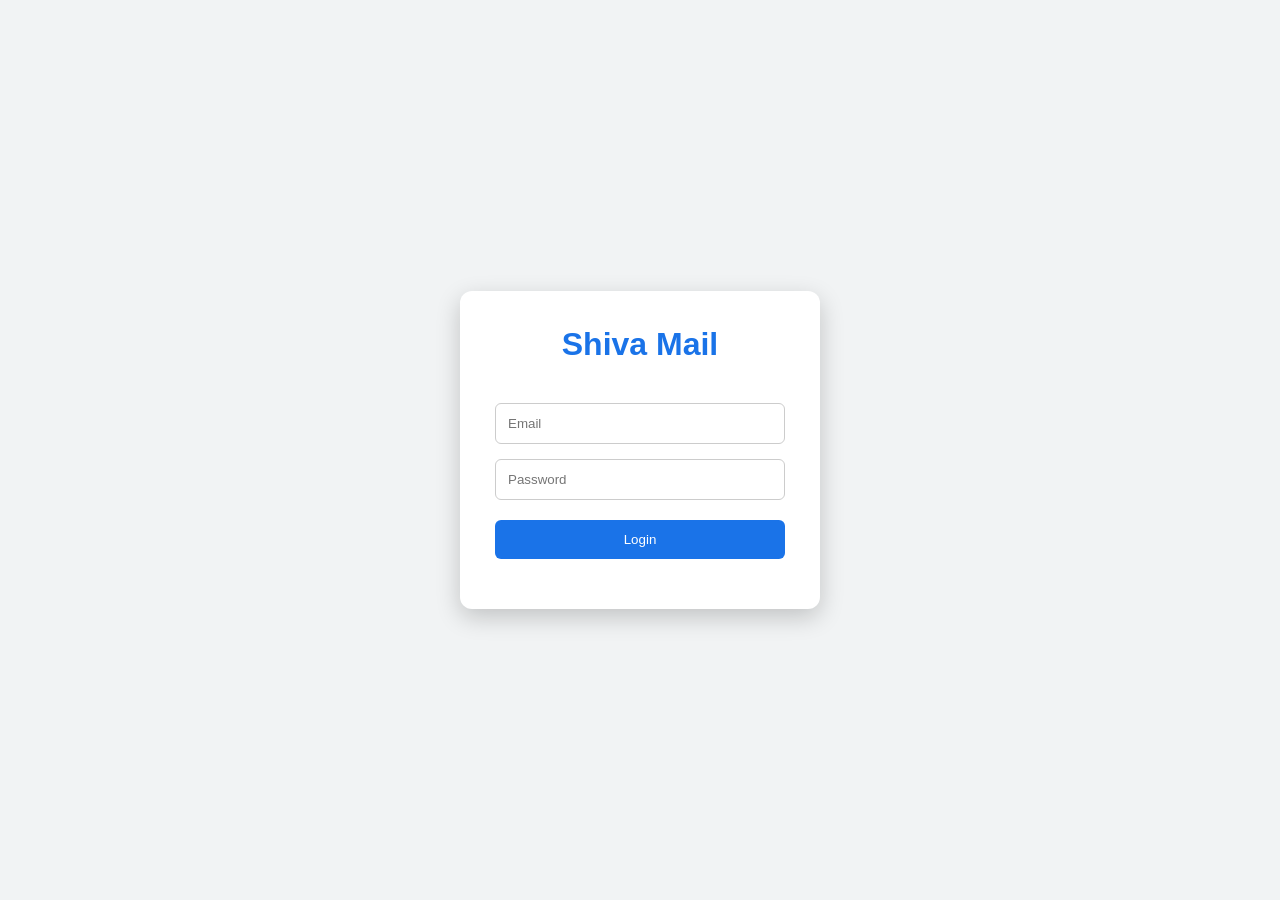
<file: index.html>
<!DOCTYPE html>
<html lang="en">
<head>
<meta charset="UTF-8">
<meta name="viewport" content="width=device-width, initial-scale=1.0">
<title>Shiva Mail</title>
<link rel="stylesheet" href="style.css">
</head>
<body>

<div class="login-box">
<h1>Shiva Mail</h1>

<input type="email" id="email" placeholder="Email">

<input type="password" id="password" placeholder="Password">

<button onclick="login()">Login</button>

<p id="msg"></p>

</div>

<script src="script.js"></script>

</body>
</html>
</file>
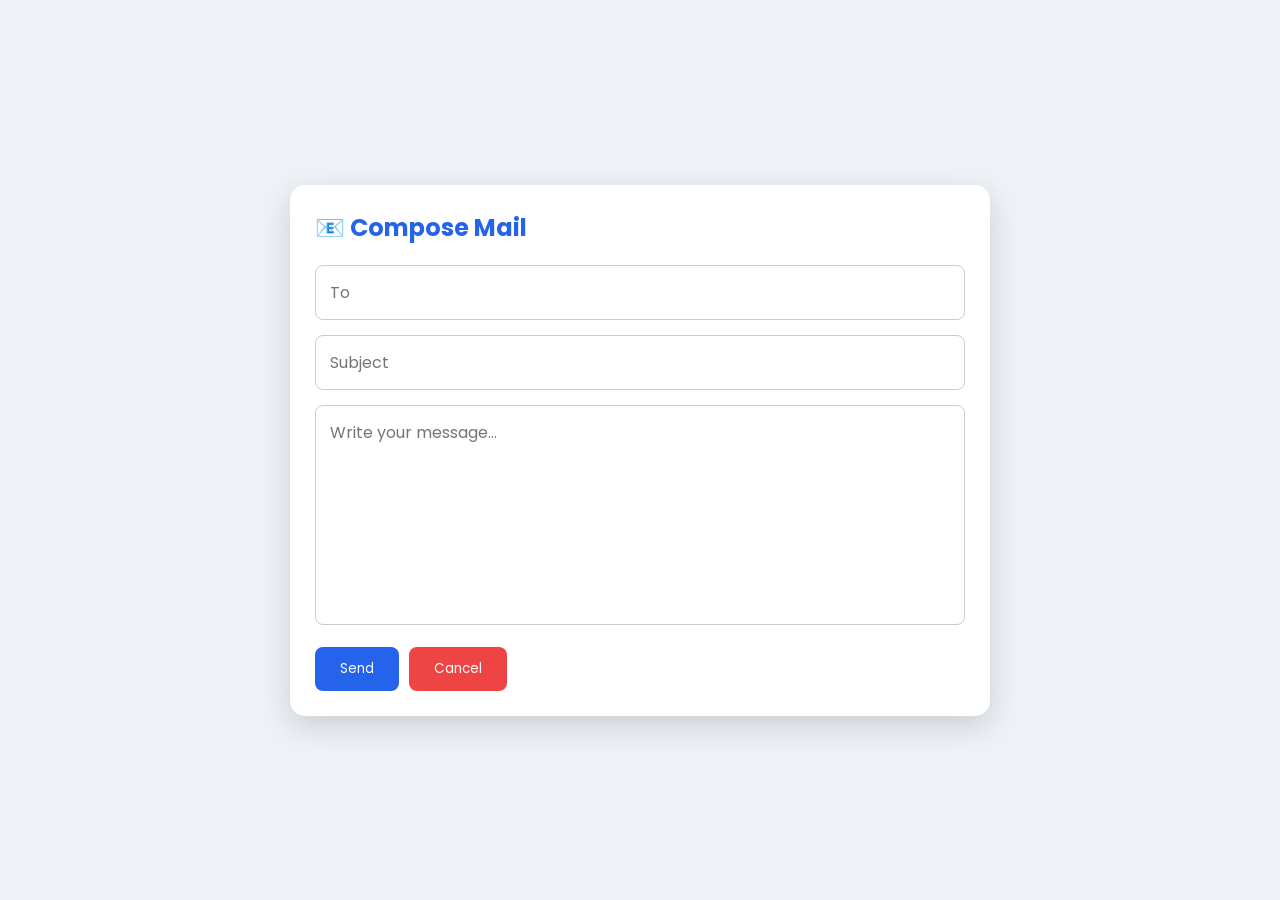
<file: compose.html>
<!DOCTYPE html>
<html lang="en">
<head>
<meta charset="UTF-8">
<meta name="viewport" content="width=device-width, initial-scale=1.0">
<title>Compose Mail</title>

<link rel="stylesheet" href="compose.css">

<link href="https://fonts.googleapis.com/css2?family=Poppins:wght@300;400;500;600&display=swap" rel="stylesheet">

</head>

<body>

<div class="compose-box">

<h2>📧 Compose Mail</h2>

<input type="email" placeholder="To">

<input type="text" placeholder="Subject">

<textarea placeholder="Write your message..."></textarea>

<div class="buttons">
<button class="send">Send</button>
<button class="cancel" onclick="history.back()">Cancel</button>
</div>

</div>

<script src="compose.js"></script>

</body>
</html>
</file>
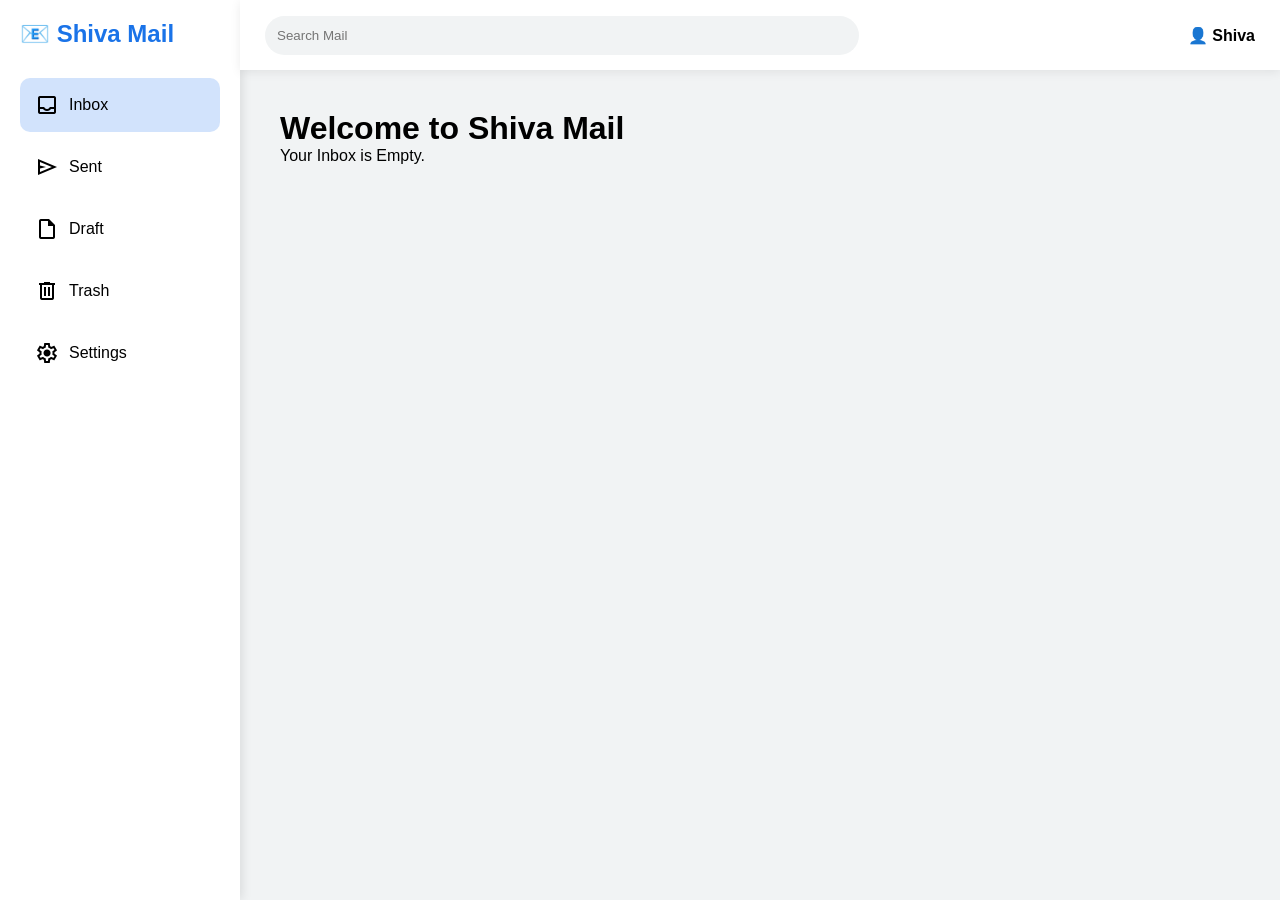
<file: dashboard.html>
<!DOCTYPE html>
<html lang="en">
<head>

<meta charset="UTF-8">
<meta name="viewport" content="width=device-width, initial-scale=1.0">

<title>Shiva Mail Dashboard</title>

<link rel="stylesheet" href="dashboard.css">

<link href="https://fonts.googleapis.com/css2?family=Material+Symbols+Outlined" rel="stylesheet">

</head>

<body>

<div class="sidebar">

<h2>📧 Shiva Mail</h2>

<ul>

<li class="active">
<span class="material-symbols-outlined">inbox</span>
Inbox
</li>

<li>
<span class="material-symbols-outlined">send</span>
Sent
</li>

<li>
<span class="material-symbols-outlined">draft</span>
Draft
</li>

<li>
<span class="material-symbols-outlined">delete</span>
Trash
</li>

<li>
<span class="material-symbols-outlined">settings</span>
Settings
</li>

</ul>

</div>

<div class="main">

<div class="topbar">

<input type="text" placeholder="Search Mail">

<div class="profile">
👤 Shiva
</div>

</div>

<div class="content">

<h1>Welcome to Shiva Mail</h1>

<p>Your Inbox is Empty.</p>

</div>

</div>

<script src="dashboard.js"></script>

</body>
</html>
</file>
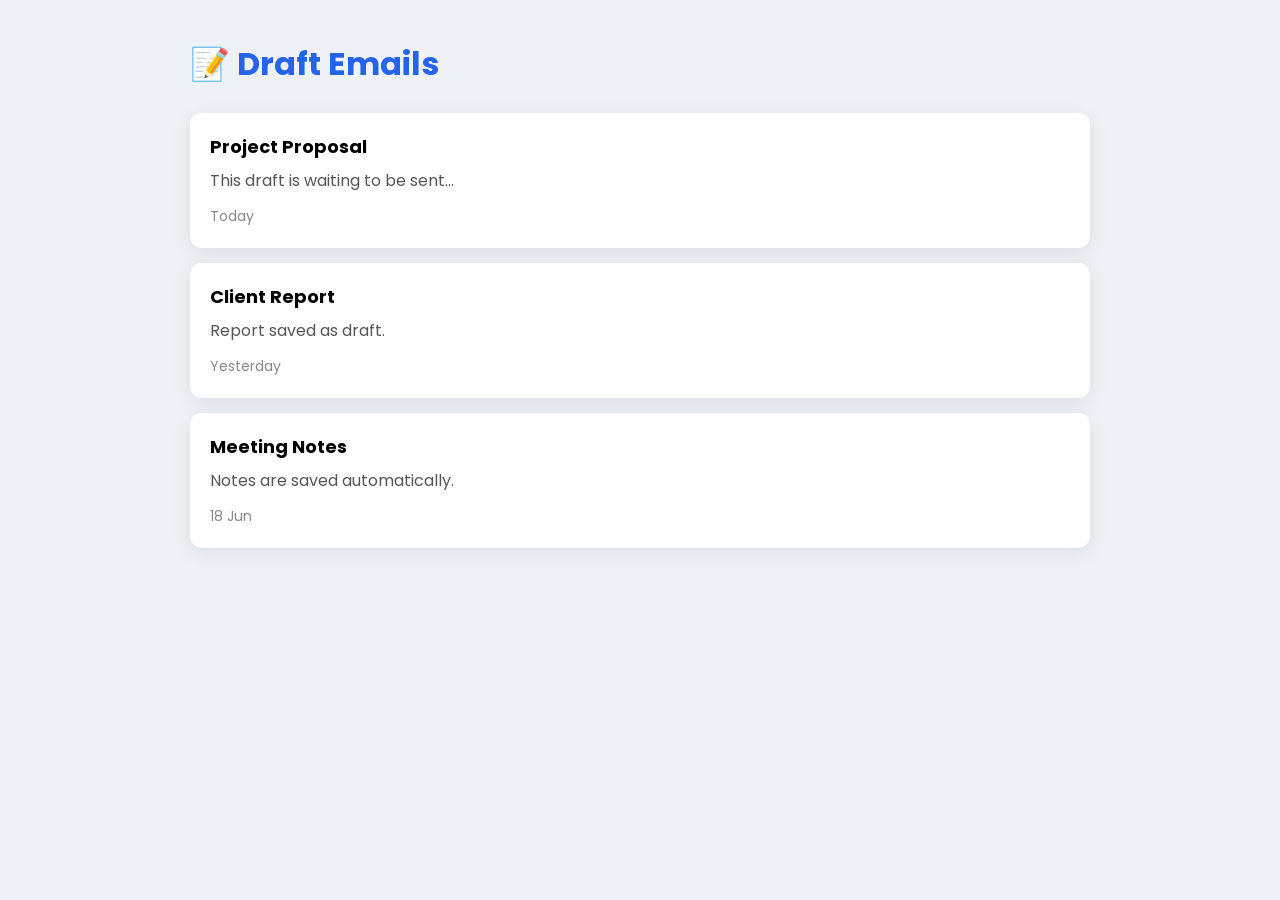
<file: drafts.html>
<!DOCTYPE html>
<html lang="en">
<head>
<meta charset="UTF-8">
<meta name="viewport" content="width=device-width, initial-scale=1.0">
<title>Drafts - Shiva Mail</title>

<link rel="stylesheet" href="drafts.css">

<link href="https://fonts.googleapis.com/css2?family=Poppins:wght@300;400;500;600&display=swap" rel="stylesheet">

</head>

<body>

<div class="container">

<h1>📝 Draft Emails</h1>

<div class="mail">

<strong>Project Proposal</strong>

<p>This draft is waiting to be sent...</p>

<span>Today</span>

</div>

<div class="mail">

<strong>Client Report</strong>

<p>Report saved as draft.</p>

<span>Yesterday</span>

</div>

<div class="mail">

<strong>Meeting Notes</strong>

<p>Notes are saved automatically.</p>

<span>18 Jun</span>

</div>

</div>

</body>
</html>
</file>
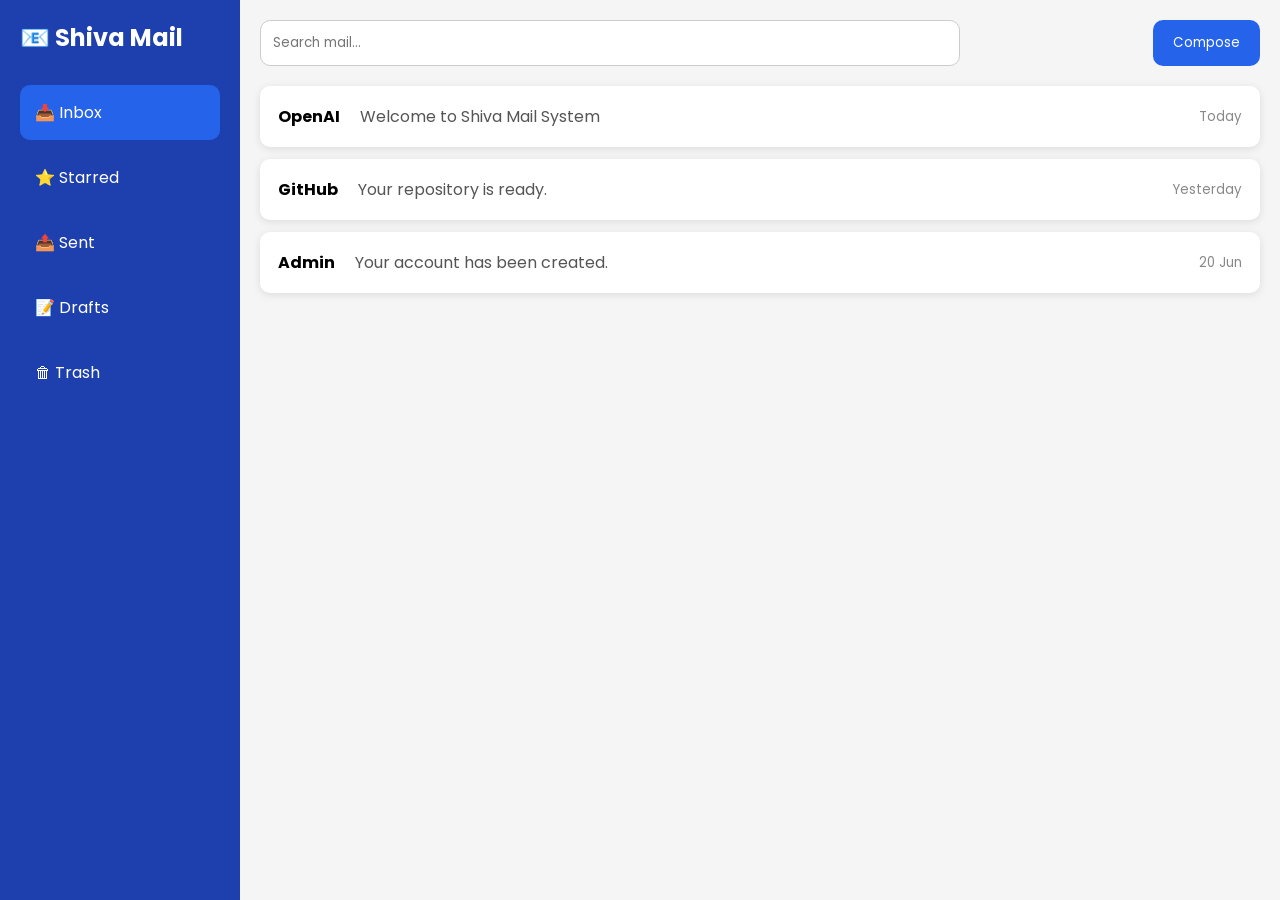
<file: inbox.html>
<!DOCTYPE html>
<html lang="en">
<head>
<meta charset="UTF-8">
<meta name="viewport" content="width=device-width, initial-scale=1.0">
<title>Inbox - Shiva Mail</title>

<link rel="stylesheet" href="inbox.css">

<link href="https://fonts.googleapis.com/css2?family=Poppins:wght@300;400;500;600&display=swap" rel="stylesheet">

</head>

<body>

<div class="sidebar">

<h2>📧 Shiva Mail</h2>

<ul>

<li class="active">📥 Inbox</li>

<li>⭐ Starred</li>

<li>📤 Sent</li>

<li>📝 Drafts</li>

<li>🗑 Trash</li>

</ul>

</div>

<div class="main">

<div class="topbar">

<input type="text" placeholder="Search mail...">

<button>Compose</button>

</div>

<div class="mail-list">

<div class="mail">

<strong>OpenAI</strong>

<span>Welcome to Shiva Mail System</span>

<small>Today</small>

</div>

<div class="mail">

<strong>GitHub</strong>

<span>Your repository is ready.</span>

<small>Yesterday</small>

</div>

<div class="mail">

<strong>Admin</strong>

<span>Your account has been created.</span>

<small>20 Jun</small>

</div>

</div>

</div>

</body>
</html>
</file>
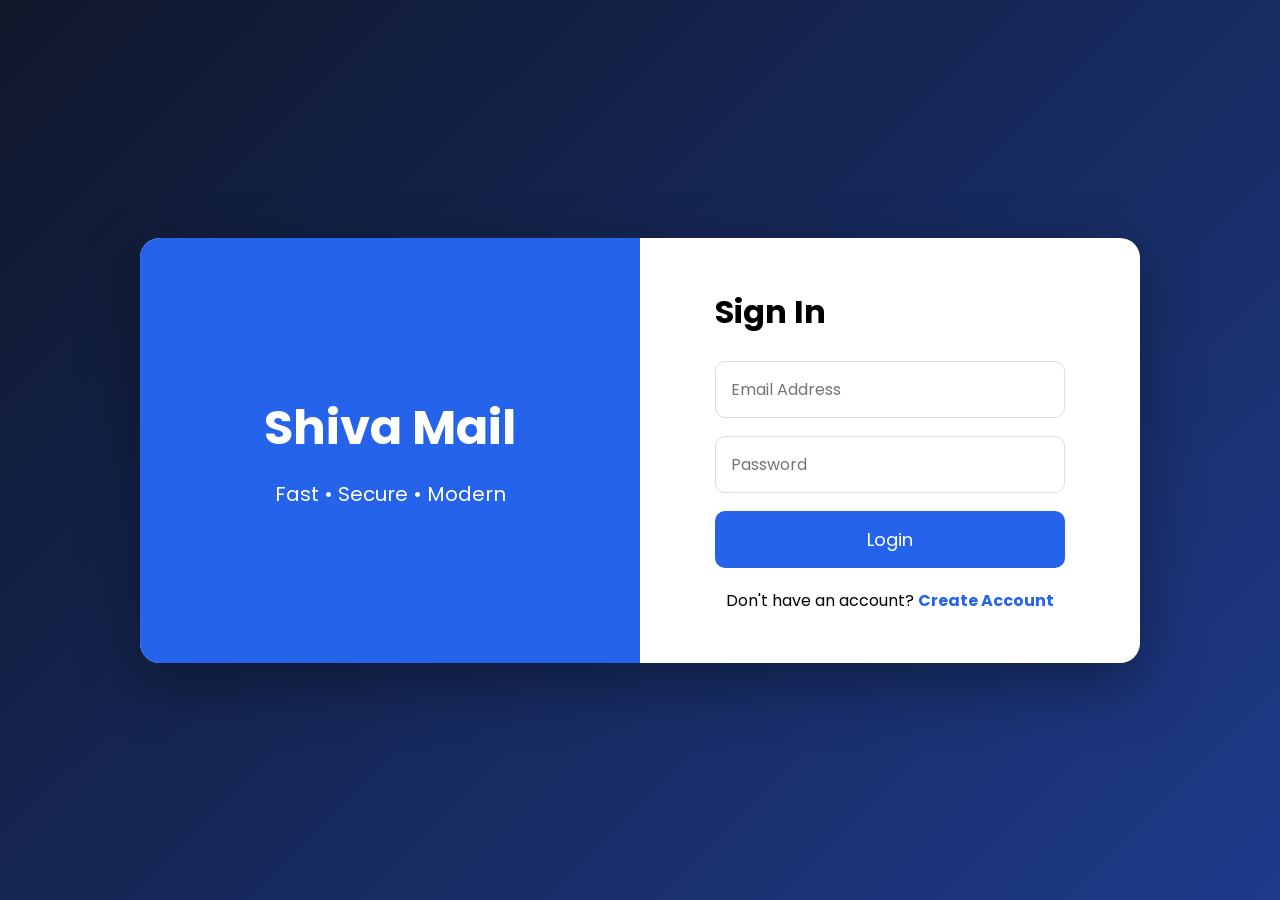
<file: login.html>
<!DOCTYPE html>
<html lang="en">
<head>
<meta charset="UTF-8">
<meta name="viewport" content="width=device-width, initial-scale=1.0">
<title>Shiva Mail - Login</title>

<link rel="stylesheet" href="login.css">

<link href="https://fonts.googleapis.com/css2?family=Poppins:wght@300;400;500;600;700&display=swap" rel="stylesheet">

</head>

<body>

<div class="container">

<div class="left">

<h1>Shiva Mail</h1>

<p>
Fast • Secure • Modern
</p>

</div>

<div class="right">

<div class="card">

<h2>Sign In</h2>

<input type="email" placeholder="Email Address">

<input type="password" placeholder="Password">

<button onclick="window.location='dashboard.html'">
Login
</button>

<p class="text">

Don't have an account?

<a href="register.html">

Create Account

</a>

</p>

</div>

</div>

</div>

</body>
</html>
</file>
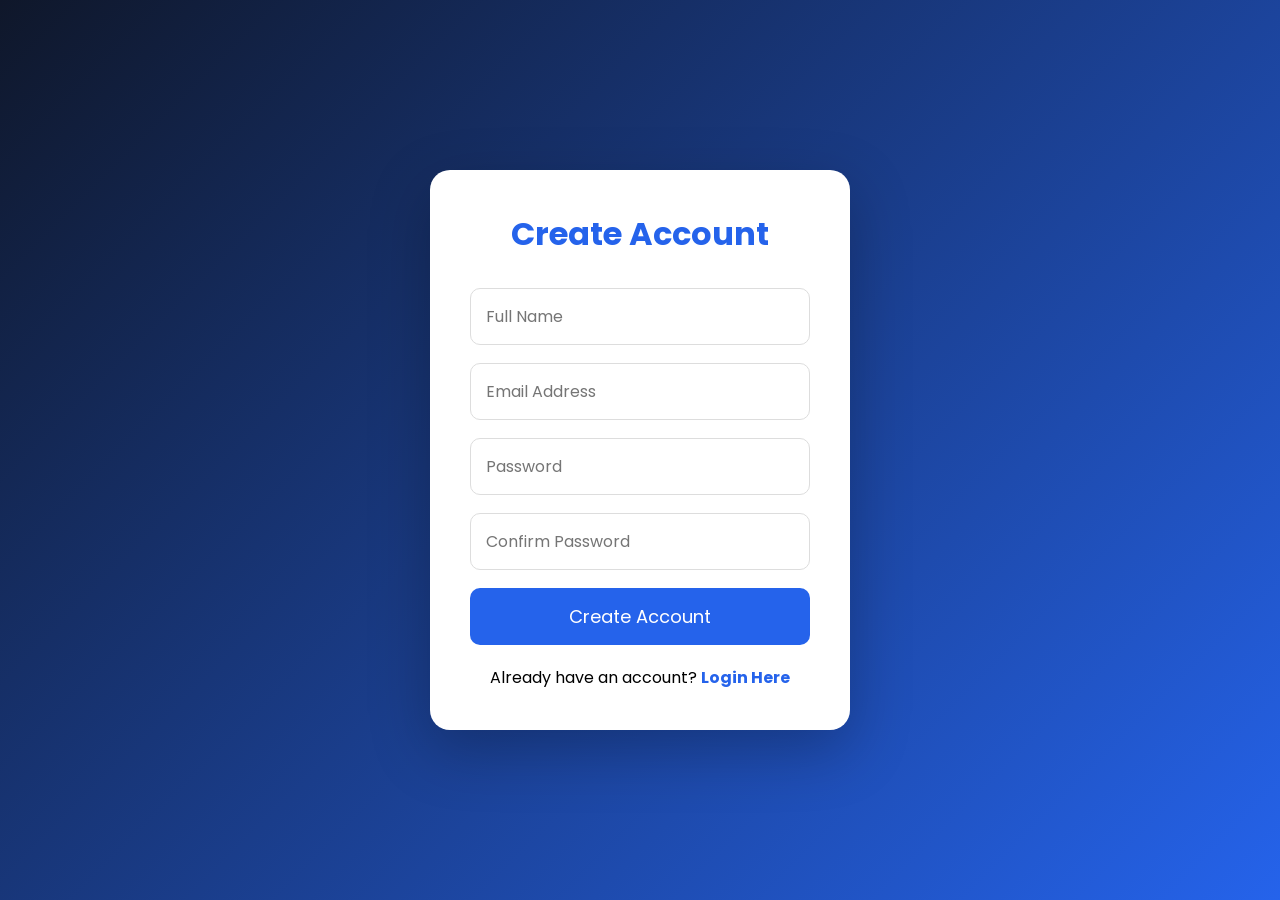
<file: register.html>
<!DOCTYPE html>
<html lang="en">
<head>

<meta charset="UTF-8">
<meta name="viewport" content="width=device-width, initial-scale=1.0">

<title>Shiva Mail - Register</title>

<link rel="stylesheet" href="register.css">

<link href="https://fonts.googleapis.com/css2?family=Poppins:wght@300;400;500;600;700&display=swap" rel="stylesheet">

</head>

<body>

<div class="container">

<div class="card">

<h1>Create Account</h1>

<input type="text" placeholder="Full Name">

<input type="email" placeholder="Email Address">

<input type="password" placeholder="Password">

<input type="password" placeholder="Confirm Password">

<button>Create Account</button>

<p>
Already have an account?

<a href="login.html">
Login Here
</a>

</p>

</div>

</div>

</body>

</html>
</file>
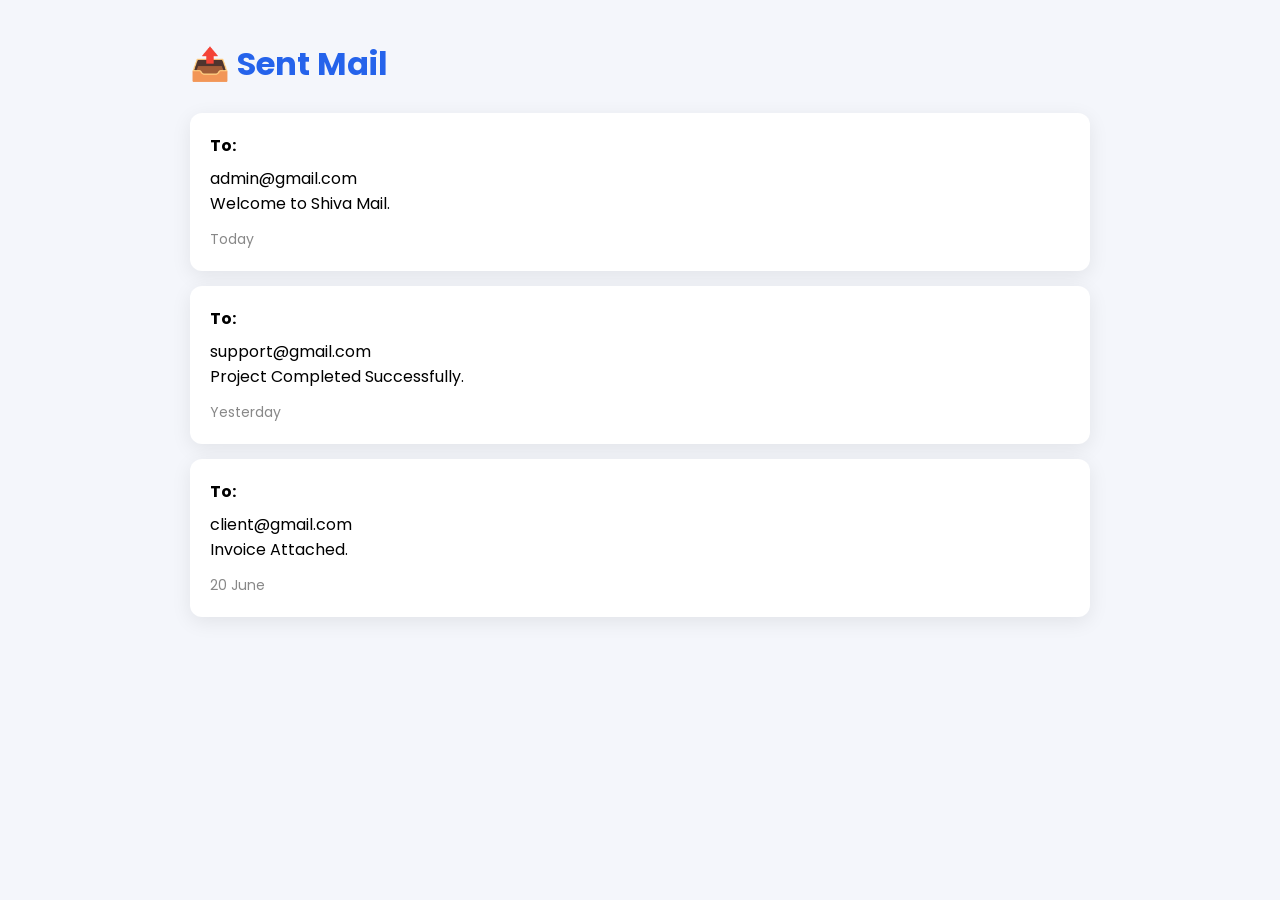
<file: sent.html>
<!DOCTYPE html>
<html lang="en">
<head>

<meta charset="UTF-8">
<meta name="viewport" content="width=device-width, initial-scale=1.0">

<title>Sent Mail</title>

<link rel="stylesheet" href="sent.css">

<link href="https://fonts.googleapis.com/css2?family=Poppins:wght@300;400;500;600&display=swap" rel="stylesheet">

</head>

<body>

<div class="container">

<h1>📤 Sent Mail</h1>

<div class="mail">
<strong>To:</strong> admin@gmail.com
<p>Welcome to Shiva Mail.</p>
<span>Today</span>
</div>

<div class="mail">
<strong>To:</strong> support@gmail.com
<p>Project Completed Successfully.</p>
<span>Yesterday</span>
</div>

<div class="mail">
<strong>To:</strong> client@gmail.com
<p>Invoice Attached.</p>
<span>20 June</span>
</div>

</div>

</body>

</html>
</file>
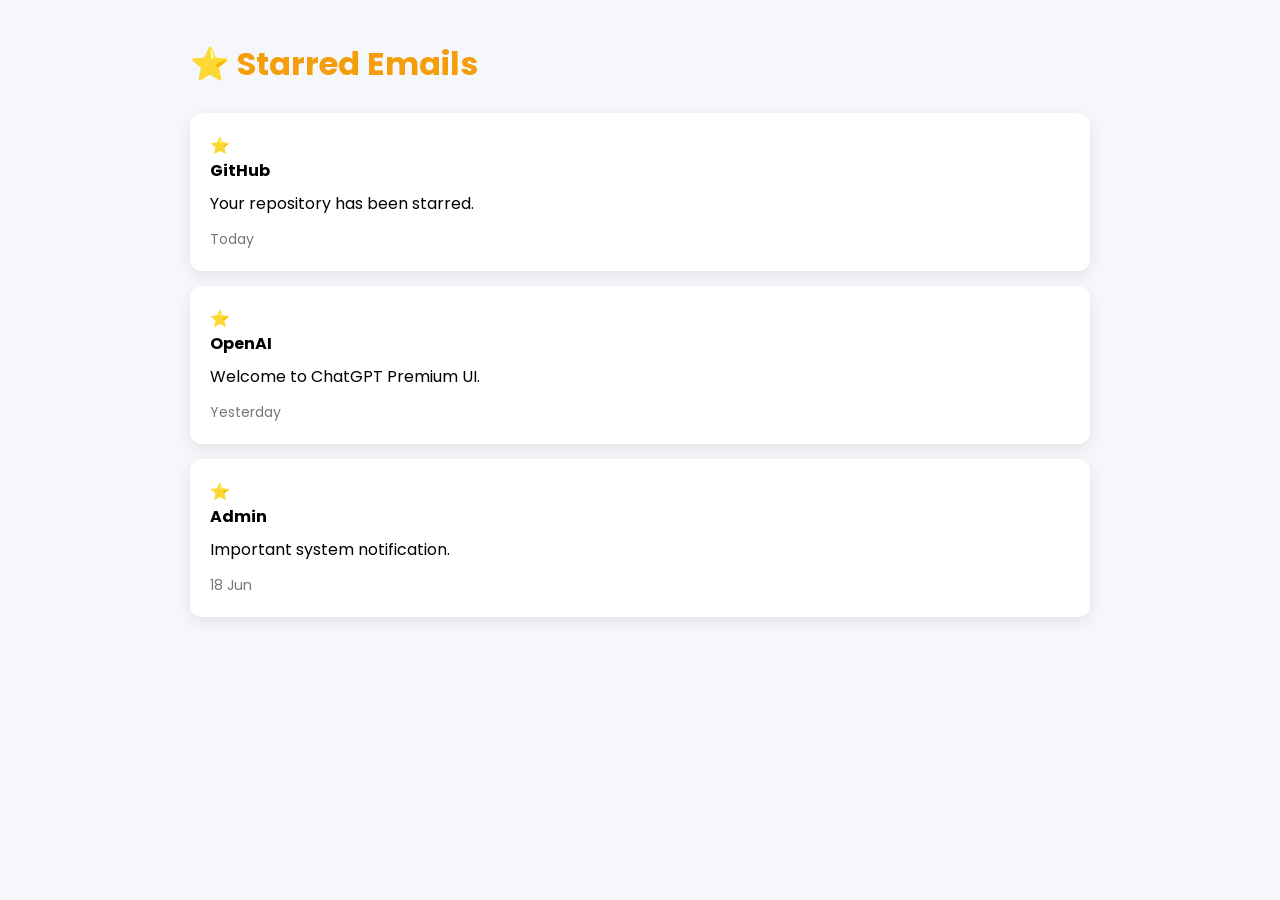
<file: starred.html>
<!DOCTYPE html>
<html lang="en">
<head>
<meta charset="UTF-8">
<meta name="viewport" content="width=device-width, initial-scale=1.0">
<title>Starred - Shiva Mail</title>

<link rel="stylesheet" href="starred.css">

<link href="https://fonts.googleapis.com/css2?family=Poppins:wght@300;400;500;600&display=swap" rel="stylesheet">
</head>

<body>

<div class="container">

<h1>⭐ Starred Emails</h1>

<div class="mail">
⭐ <strong>GitHub</strong>
<p>Your repository has been starred.</p>
<span>Today</span>
</div>

<div class="mail">
⭐ <strong>OpenAI</strong>
<p>Welcome to ChatGPT Premium UI.</p>
<span>Yesterday</span>
</div>

<div class="mail">
⭐ <strong>Admin</strong>
<p>Important system notification.</p>
<span>18 Jun</span>
</div>

</div>

</body>
</html>
</file>
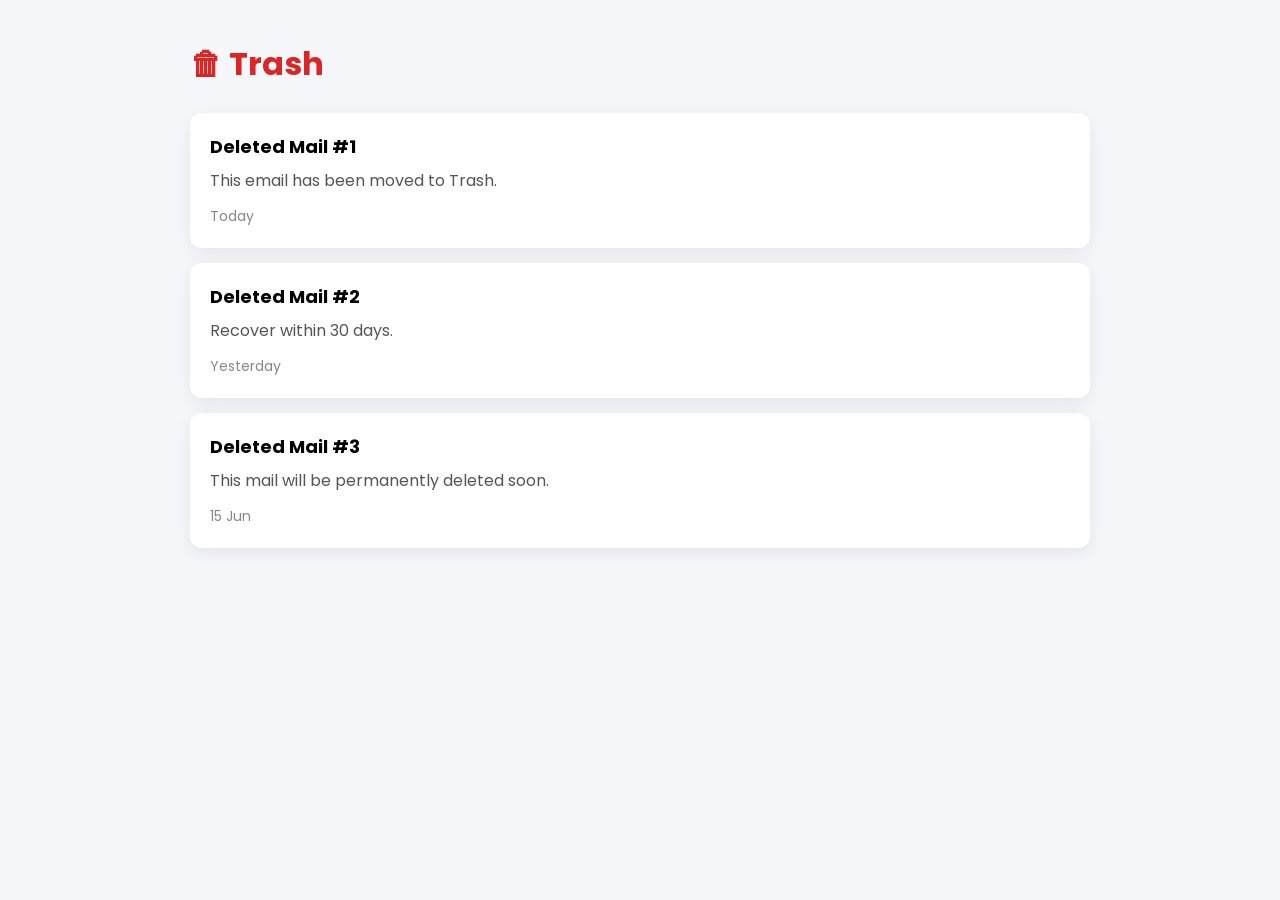
<file: trash.html>
<!DOCTYPE html>
<html lang="en">
<head>
<meta charset="UTF-8">
<meta name="viewport" content="width=device-width, initial-scale=1.0">
<title>Trash - Shiva Mail</title>

<link rel="stylesheet" href="trash.css">

<link href="https://fonts.googleapis.com/css2?family=Poppins:wght@300;400;500;600&display=swap" rel="stylesheet">

</head>

<body>

<div class="container">

<h1>🗑 Trash</h1>

<div class="mail">

<strong>Deleted Mail #1</strong>

<p>This email has been moved to Trash.</p>

<span>Today</span>

</div>

<div class="mail">

<strong>Deleted Mail #2</strong>

<p>Recover within 30 days.</p>

<span>Yesterday</span>

</div>

<div class="mail">

<strong>Deleted Mail #3</strong>

<p>This mail will be permanently deleted soon.</p>

<span>15 Jun</span>

</div>

</div>

</body>
</html>
</file>
<file: style.css>
*{
margin:0;
padding:0;
box-sizing:border-box;
font-family:Arial,sans-serif;
}

body{
background:#f1f3f4;
display:flex;
justify-content:center;
align-items:center;
height:100vh;
}

.login-box{
width:360px;
background:white;
padding:35px;
border-radius:12px;
box-shadow:0 8px 25px rgba(0,0,0,.2);
}

h1{
text-align:center;
color:#1a73e8;
margin-bottom:25px;
}

input{
width:100%;
padding:12px;
margin-top:15px;
border:1px solid #ccc;
border-radius:6px;
}

button{
width:100%;
padding:12px;
margin-top:20px;
background:#1a73e8;
color:white;
border:none;
border-radius:6px;
cursor:pointer;
}

button:hover{
background:#1558b0;
}

#msg{
margin-top:15px;
text-align:center;
color:green;
}
</file>
<file: compose.css>
*{
margin:0;
padding:0;
box-sizing:border-box;
font-family:'Poppins',sans-serif;
}

body{
background:#eef2f7;
display:flex;
justify-content:center;
align-items:center;
height:100vh;
}

.compose-box{
background:#fff;
width:700px;
max-width:95%;
padding:25px;
border-radius:15px;
box-shadow:0 10px 30px rgba(0,0,0,.15);
}

.compose-box h2{
margin-bottom:20px;
color:#2563eb;
}

input,textarea{
width:100%;
padding:14px;
margin-bottom:15px;
border:1px solid #ccc;
border-radius:8px;
font-size:16px;
}

textarea{
height:220px;
resize:none;
}

.buttons{
display:flex;
gap:10px;
}

.send{
background:#2563eb;
color:#fff;
border:none;
padding:12px 25px;
border-radius:8px;
cursor:pointer;
}

.cancel{
background:#ef4444;
color:#fff;
border:none;
padding:12px 25px;
border-radius:8px;
cursor:pointer;
}

.send:hover{
background:#1d4ed8;
}

.cancel:hover{
background:#dc2626;
}
</file>
<file: dashboard.css>
*{
margin:0;
padding:0;
box-sizing:border-box;
font-family:Arial,sans-serif;
}

body{
display:flex;
height:100vh;
background:#f1f3f4;
}

.sidebar{
width:240px;
background:white;
box-shadow:2px 0 10px rgba(0,0,0,.1);
padding:20px;
}

.sidebar h2{
margin-bottom:30px;
color:#1a73e8;
}

.sidebar ul{
list-style:none;
}

.sidebar li{
padding:15px;
display:flex;
align-items:center;
gap:10px;
border-radius:10px;
cursor:pointer;
margin-bottom:8px;
}

.sidebar li:hover{
background:#e8f0fe;
}

.active{
background:#d2e3fc;
}

.main{
flex:1;
display:flex;
flex-direction:column;
}

.topbar{

height:70px;

background:white;

display:flex;

justify-content:space-between;

align-items:center;

padding:0 25px;

box-shadow:0 2px 10px rgba(0,0,0,.08);

}

.topbar input{

width:60%;

padding:12px;

border:none;

outline:none;

background:#f1f3f4;

border-radius:25px;

}

.profile{

font-weight:bold;

}

.content{

padding:40px;

}
</file>
<file: drafts.css>
*{
margin:0;
padding:0;
box-sizing:border-box;
font-family:'Poppins',sans-serif;
}

body{
background:#eef2f7;
padding:40px;
}

.container{
max-width:900px;
margin:auto;
}

h1{
margin-bottom:25px;
color:#2563eb;
}

.mail{
background:#fff;
padding:20px;
margin-bottom:15px;
border-radius:12px;
box-shadow:0 5px 20px rgba(0,0,0,.08);
}

.mail strong{
display:block;
margin-bottom:8px;
font-size:18px;
}

.mail p{
margin-bottom:10px;
color:#555;
}

.mail span{
font-size:14px;
color:#888;
}
</file>
<file: inbox.css>
*{
margin:0;
padding:0;
box-sizing:border-box;
font-family:'Poppins',sans-serif;
}

body{
display:flex;
background:#f5f5f5;
height:100vh;
}

.sidebar{
width:240px;
background:#1e40af;
color:white;
padding:20px;
}

.sidebar h2{
margin-bottom:30px;
}

.sidebar ul{
list-style:none;
}

.sidebar li{
padding:15px;
cursor:pointer;
border-radius:10px;
margin-bottom:10px;
}

.sidebar li:hover,
.active{
background:#2563eb;
}

.main{
flex:1;
padding:20px;
}

.topbar{
display:flex;
justify-content:space-between;
margin-bottom:20px;
}

.topbar input{
width:70%;
padding:12px;
border-radius:10px;
border:1px solid #ccc;
}

.topbar button{
padding:12px 20px;
background:#2563eb;
color:white;
border:none;
border-radius:10px;
cursor:pointer;
}

.mail{
background:white;
padding:18px;
margin-bottom:12px;
border-radius:10px;
display:flex;
justify-content:space-between;
align-items:center;
box-shadow:0 2px 8px rgba(0,0,0,.1);
}

.mail span{
flex:1;
margin-left:20px;
color:#555;
}

.mail small{
color:#888;
}
</file>
<file: login.css>
*{
margin:0;
padding:0;
box-sizing:border-box;
font-family:'Poppins',sans-serif;
}

body{

background:linear-gradient(135deg,#0f172a,#1e3a8a);

height:100vh;

display:flex;

justify-content:center;

align-items:center;

}

.container{

width:1000px;

max-width:95%;

display:flex;

background:white;

border-radius:20px;

overflow:hidden;

box-shadow:0 20px 60px rgba(0,0,0,.35);

}

.left{

flex:1;

background:#2563eb;

color:white;

display:flex;

justify-content:center;

align-items:center;

flex-direction:column;

padding:50px;

}

.left h1{

font-size:48px;

margin-bottom:15px;

}

.left p{

font-size:20px;

}

.right{

flex:1;

display:flex;

justify-content:center;

align-items:center;

padding:50px;

}

.card{

width:100%;

max-width:350px;

}

.card h2{

margin-bottom:25px;

font-size:32px;

}

.card input{

width:100%;

padding:15px;

margin-bottom:18px;

border:1px solid #ddd;

border-radius:10px;

font-size:16px;

outline:none;

}

.card input:focus{

border:2px solid #2563eb;

}

.card button{

width:100%;

padding:15px;

border:none;

background:#2563eb;

color:white;

font-size:18px;

border-radius:10px;

cursor:pointer;

transition:.3s;

}

.card button:hover{

background:#1d4ed8;

}

.text{

margin-top:20px;

text-align:center;

}

.text a{

text-decoration:none;

color:#2563eb;

font-weight:bold;

}
</file>
<file: register.css>
*{
margin:0;
padding:0;
box-sizing:border-box;
font-family:'Poppins',sans-serif;
}

body{

background:linear-gradient(135deg,#0f172a,#2563eb);

height:100vh;

display:flex;

justify-content:center;

align-items:center;

}

.container{

width:100%;

display:flex;

justify-content:center;

align-items:center;

}

.card{

width:420px;

background:#ffffff;

padding:40px;

border-radius:20px;

box-shadow:0 20px 60px rgba(0,0,0,.25);

}

.card h1{

text-align:center;

margin-bottom:30px;

color:#2563eb;

}

.card input{

width:100%;

padding:15px;

margin-bottom:18px;

border:1px solid #ddd;

border-radius:10px;

font-size:16px;

outline:none;

transition:.3s;

}

.card input:focus{

border:2px solid #2563eb;

}

.card button{

width:100%;

padding:15px;

background:#2563eb;

border:none;

border-radius:10px;

color:white;

font-size:18px;

cursor:pointer;

transition:.3s;

}

.card button:hover{

background:#1d4ed8;

}

.card p{

margin-top:20px;

text-align:center;

}

.card a{

text-decoration:none;

font-weight:bold;

color:#2563eb;

}
</file>
<file: sent.css>
*{
margin:0;
padding:0;
box-sizing:border-box;
font-family:'Poppins',sans-serif;
}

body{
background:#f4f6fb;
padding:40px;
}

.container{
max-width:900px;
margin:auto;
}

h1{
margin-bottom:25px;
color:#2563eb;
}

.mail{

background:#fff;

padding:20px;

border-radius:12px;

margin-bottom:15px;

box-shadow:0 5px 20px rgba(0,0,0,.08);

}

.mail strong{

display:block;

margin-bottom:8px;

}

.mail p{

margin-bottom:10px;

}

.mail span{

color:#888;

font-size:14px;

}
</file>
<file: starred.css>
*{
margin:0;
padding:0;
box-sizing:border-box;
font-family:'Poppins',sans-serif;
}

body{
background:#f5f7fb;
padding:40px;
}

.container{
max-width:900px;
margin:auto;
}

h1{
color:#f59e0b;
margin-bottom:25px;
}

.mail{
background:#fff;
padding:20px;
margin-bottom:15px;
border-radius:12px;
box-shadow:0 5px 15px rgba(0,0,0,.08);
}

.mail strong{
display:block;
margin-bottom:8px;
}

.mail p{
margin-bottom:10px;
}

.mail span{
color:#777;
font-size:14px;
}
</file>
<file: trash.css>
*{
margin:0;
padding:0;
box-sizing:border-box;
font-family:'Poppins',sans-serif;
}

body{
background:#f5f7fb;
padding:40px;
}

.container{
max-width:900px;
margin:auto;
}

h1{
color:#dc2626;
margin-bottom:25px;
}

.mail{
background:#fff;
padding:20px;
margin-bottom:15px;
border-radius:12px;
box-shadow:0 5px 20px rgba(0,0,0,.08);
}

.mail strong{
display:block;
margin-bottom:8px;
font-size:18px;
}

.mail p{
margin-bottom:10px;
color:#555;
}

.mail span{
font-size:14px;
color:#888;
}
</file>
